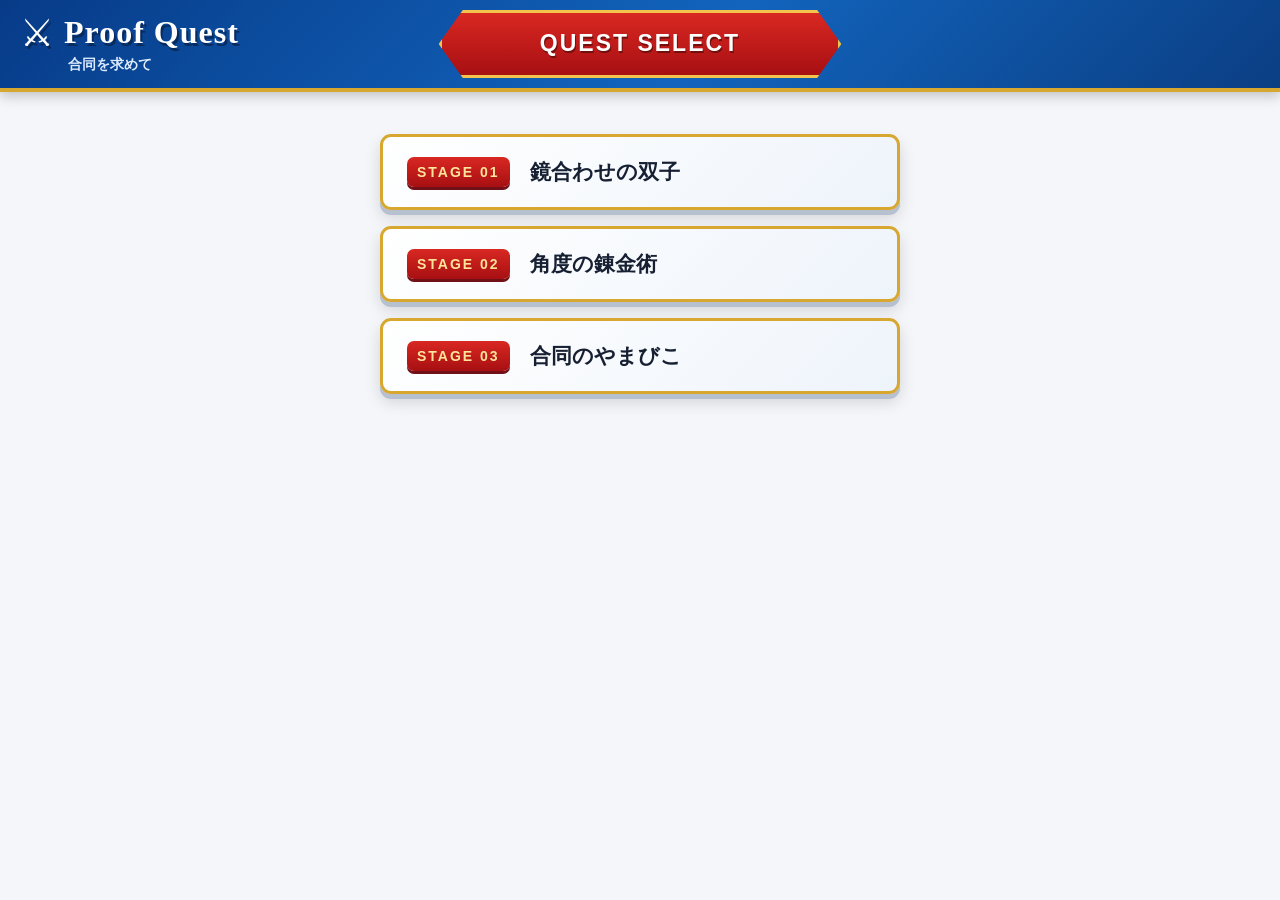
<file: index.html>
<!DOCTYPE html>
<html lang="ja">
<head>
    <meta charset="UTF-8">
    <meta name="viewport" content="width=device-width, initial-scale=1.0">

    <title>Proof Quest</title>

    <link rel="stylesheet" href="style.css">
</head>

<body>

    <!-- =========================================================
         Proof Quest
         Quest Select
    ========================================================== -->

    <main class="stage-select">

        <!-- =====================================================
             ヘッダー
             Stage画面と同じ構造にする
        ====================================================== -->

        <header class="stage-select-header">

    <!-- 左：Proof Quest -->
    <div class="stage-select-logo">

        <div class="stage-select-title">

            <span class="stage-select-icon">⚔</span>

            <h1>Proof Quest</h1>

        </div>

        <p>合同を求めて</p>

    </div>


    <!-- 中央：QUEST SELECT -->
    <div class="stage-select-quest">

        QUEST SELECT

    </div>

</header>


        <!-- =====================================================
             Stage選択
        ====================================================== -->

        <section class="stage-list">

            <!-- Stage 1 -->

            <button
                class="stage-select-item"
                type="button"
                onclick="location.href='game.html?stage=1'"
            >

                <span class="stage-number">
                    STAGE 01
                </span>

                <span class="stage-name">
                    鏡合わせの双子
                </span>

            </button>


            <!-- Stage 2 -->

            <button
                class="stage-select-item"
                type="button"
                onclick="location.href='game.html?stage=2'"
            >

                <span class="stage-number">
                    STAGE 02
                </span>

                <span class="stage-name">
                    角度の錬金術
                </span>

            </button>


            <!-- Stage 3 -->

<button
    class="stage-select-item"
    type="button"
    onclick="location.href='game.html?stage=3&part=1'"
>

    <span class="stage-number">
        STAGE 03
    </span>

    <span class="stage-name">
        合同のやまびこ
    </span>

</button>

        </section>

    </main>

</body>
</html>
</file>
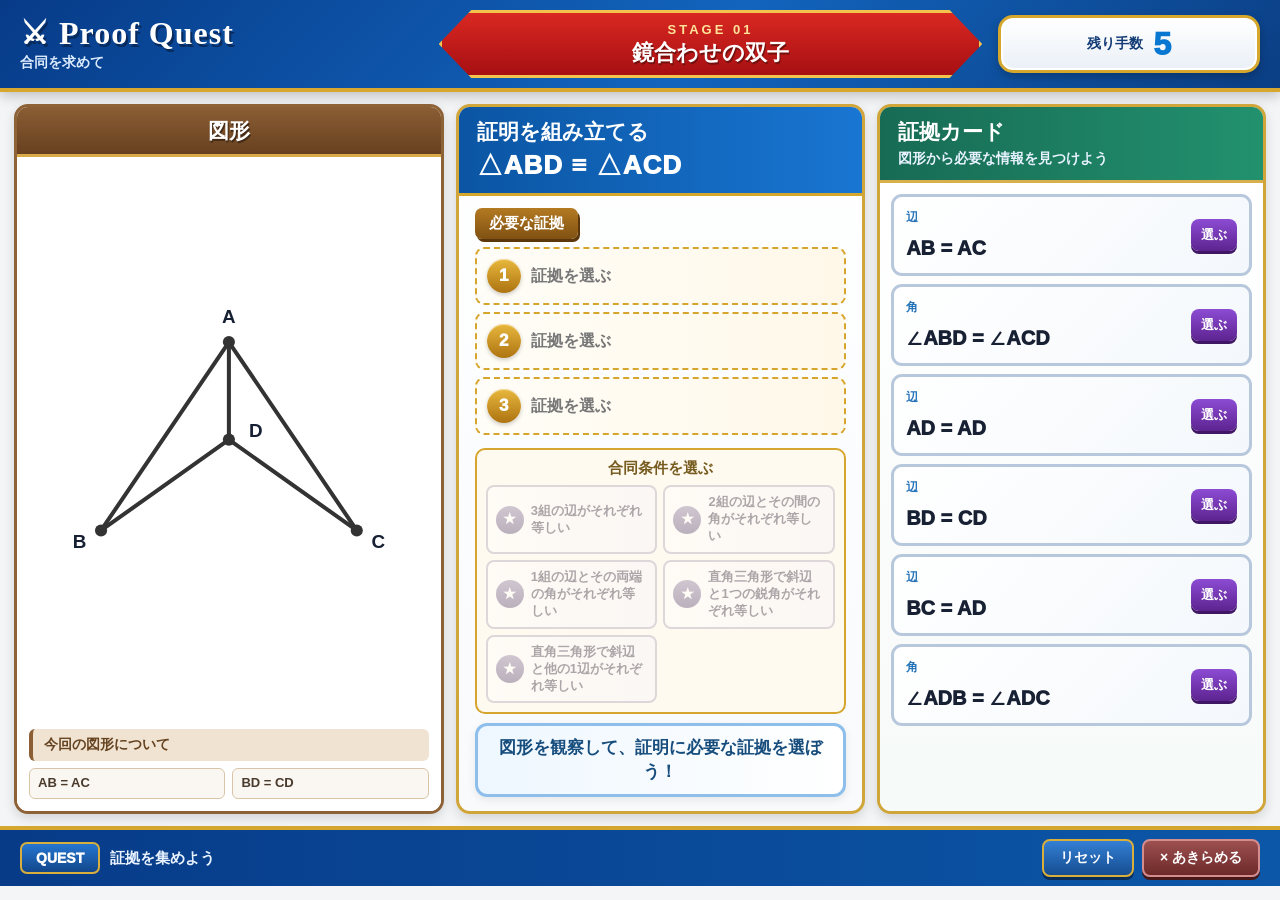
<file: game.html>
<!DOCTYPE html>
<html lang="ja">

<head>
  <meta charset="UTF-8">

  <meta
    name="viewport"
    content="width=device-width, initial-scale=1.0"
  >

  <title>Proof Quest - 合同を求めて</title>

  <link rel="stylesheet" href="style.css">
</head>


<body>

  <!-- ========================================================
       HEADER
  ========================================================= -->

  <header class="game-header">

    <div class="game-title">

      <h1>⚔ Proof Quest</h1>

      <p>合同を求めて</p>

    </div>


    <div class="stage-info">

      <div id="stage-number">
        STAGE 01
      </div>

      <div id="stage-title">
        鏡合わせの双子
      </div>

    </div>


    <div class="turn-info">

      <span class="turn-label">
        残り手数
      </span>

      <span id="remaining-hands">
        5
      </span>

    </div>

  </header>



  <!-- ========================================================
       MAIN GAME
  ========================================================= -->

  <main class="game-main">


    <!-- ======================================================
         LEFT : DIAGRAM
    ======================================================= -->

    <section class="diagram-panel">

      <div class="panel-title diagram-title">
        図形
      </div>


      <!-- SVGを読み込む場所 -->

      <div id="svg-container">

        <div class="svg-loading">
          図形を読み込んでいます……
        </div>

      </div>


      <!-- 図形についての情報 -->

      <div class="figure-facts">

        <div class="sub-panel-title">
          今回の図形について
        </div>


        <div
          id="figure-facts-list"
          class="facts-list"
        >
          <!--
            JavaScriptから生成

            例：

            AB = AC
            BD = CD
            AD は共通の辺
            △ABC は二等辺三角形
          -->
        </div>

      </div>

    </section>



    <!-- ======================================================
         CENTER : PROOF
    ======================================================= -->

    <section class="proof-panel">


      <!-- 証明タイトル -->

      <div class="panel-header">

        <h2>
          証明を組み立てる
        </h2>

        <div
          id="goal"
          class="goal-text"
        >
          △ABD ≡ △ACD
        </div>

      </div>



      <!-- ====================================================
           必要な証拠
      ===================================================== -->

      <div class="congruence-area">

        <div class="section-ribbon">
          必要な証拠
        </div>


        <div
          id="evidence-slots"
          class="evidence-slots"
        >

          <!--
            JavaScriptから生成。

            Stageによって必要な証拠数が変わるため、
            HTMLでは固定しない。
          -->

        </div>

      </div>



      <!-- ====================================================
           合同条件
      ===================================================== -->

      <div class="condition-area">

  <div class="condition-label">
    合同条件を選ぶ
  </div>

  <div
    id="condition-cards"
    class="condition-cards"
  >
    <!-- script.jsから生成 -->
  </div>

</div>



      <!-- ====================================================
           MESSAGE
      ===================================================== -->

      <div
        id="game-message"
        class="game-message"
      >

        <div
          id="message-text"
          class="message-text"
        >
          図形を観察して、
          証明に必要な証拠を選ぼう！
        </div>

      </div>

    </section>



    <!-- ======================================================
         RIGHT : CARDS
    ======================================================= -->

    <section class="cards-panel">


      <div class="panel-header green-header">

        <h2>
          証拠カード
        </h2>

        <p>
          図形から必要な情報を見つけよう
        </p>

      </div>


      <!-- ====================================================
           証拠カード一覧
      ===================================================== -->

      <div
        id="cards"
        class="cards-container"
      >

        <!--
          JavaScriptから生成。

          Stage01なら、

          AB = AC
          BD = CD
          AD = AD

          などが表示される。

          ダミーカードもここに生成される。
        -->

      </div>

    </section>

  </main>



  <!-- ========================================================
       FOOTER
  ========================================================= -->

  <footer class="game-footer">


    <div class="quest-status">

      <span class="status-label">
        QUEST
      </span>


      <span id="quest-status">
        証明を完成させよう
      </span>

    </div>



    <div class="footer-actions">

      <button
        id="reset-button"
        class="reset-button"
        type="button"
      >
        ↻ やり直す
      </button>


      <button
        id="give-up-button"
        class="give-up-button"
        type="button"
      >
        × あきらめる
      </button>

    </div>

  </footer>



  <!-- ========================================================
       GAME OVER / CLEAR OVERLAY
  ========================================================= -->

  <div
    id="overlay"
    class="overlay hidden"
  >

    <div class="overlay-box">


      <h2 id="overlay-title">
        QUEST CLEAR!
      </h2>


      <p id="overlay-text">
        合同の証明が完成した！
      </p>


      <div
        id="clear-result"
        class="clear-result"
      >
      </div>


      <div class="overlay-actions">

        <button
          id="overlay-close"
          type="button"
        >
          もう一度挑戦
        </button>

      </div>

    </div>

  </div>



  <!-- ========================================================
       JAVASCRIPT
  ========================================================= -->

  <script src="script.js"></script>

</body>

</html>
</file>
<file: style.css>
/* ============================================================
   Proof Quest
   Game UI Style
   Version 3
   Viewport Fit Edition
   ============================================================ */


/* ============================================================
   基本設定
============================================================ */

* {
  box-sizing: border-box;
}

html,
body {
  margin: 0;
  padding: 0;

  width: 100%;
  min-height: 100%;

  font-family:
    "Noto Sans JP",
    "Yu Gothic",
    "Hiragino Kaku Gothic ProN",
    Meiryo,
    sans-serif;

  color: #172033;

  background: #f4f5f7;

  font-size: 20px;
}

body {
  overflow-x: hidden;
}


/* ============================================================
   ヘッダー
============================================================ */

.game-header {
  min-height: 92px;

  display: grid;

  grid-template-columns:
    1fr
    1.35fr
    0.65fr;

  align-items: center;

  gap: 16px;

  padding: 10px 20px;

  background:
    linear-gradient(
      135deg,
      #073b88,
      #1264bd 55%,
      #0b3e83
    );

  border-bottom:
    4px solid #d7a72f;

  box-shadow:
    0 4px 12px rgba(0, 0, 0, 0.22);

  color: #fff;
}


/* ============================================================
   ロゴ
============================================================ */

.game-title {
  display: flex;

  flex-direction: column;

  justify-content: center;
}

.game-title h1 {
  margin: 0;

  font-family:
    Georgia,
    "Times New Roman",
    serif;

  font-size: 32px;

  line-height: 1.1;

  font-weight: 900;

  letter-spacing: 1px;

  color: #fff;

  text-shadow:
    2px 3px 0 #082b5d;
}

.game-title p {
  margin: 3px 0 0;

  font-size: 14px;

  font-weight: 700;

  color: #dcecff;
}


/* ============================================================
   Stage情報
============================================================ */

.stage-info {
  min-height: 68px;

  display: flex;

  flex-direction: column;

  justify-content: center;

  align-items: center;

  padding: 8px 28px;

  background:
    linear-gradient(
      to bottom,
      #d92822,
      #a70f12
    );

  border:
    3px solid #f3c34e;

  clip-path:
    polygon(
      6% 0,
      94% 0,
      100% 50%,
      94% 100%,
      6% 100%,
      0 50%
    );

  box-shadow:
    0 4px 0 #711016,
    0 7px 12px rgba(0, 0, 0, 0.25);

  text-align: center;
}

#stage-number {
  font-size: 13px;

  font-weight: 900;

  letter-spacing: 3px;

  color: #ffe49a;
}

#stage-title {
  margin-top: 3px;

  font-size: 22px;

  line-height: 1.2;

  font-weight: 900;

  color: #fff;

  text-shadow:
    1px 2px 0 #72100e;
}


/* ============================================================
   残り手数
============================================================ */

.turn-info {
  min-height: 58px;

  display: flex;

  align-items: center;

  justify-content: center;

  gap: 10px;

  padding: 8px 14px;

  background:
    linear-gradient(
      to bottom,
      #ffffff,
      #eaf0f7
    );

  border:
    3px solid #d5a72c;

  border-radius: 15px;

  color: #123b75;

  box-shadow:
    inset 0 0 0 2px #fff,
    0 4px 8px rgba(0, 0, 0, 0.22);
}

.turn-label {
  font-size: 14px;

  font-weight: 900;

  white-space: nowrap;
}

#remaining-hands,
#turn-count {
  font-size: 32px;

  line-height: 1;

  font-weight: 1000;

  color: #0877d1;
}


/* ============================================================
   メインゲームエリア
============================================================ */

.game-main {
  width:
    calc(100% - 28px);

  margin:
    12px auto;

  display:
    grid;

  grid-template-columns:
    minmax(330px, 1.05fr)
    minmax(360px, 1fr)
    minmax(330px, 0.95fr);

  gap:
    12px;

  /*
    ヘッダー約92px
    フッター約60px
    上下余白を考慮
  */
  height:
    calc(100vh - 190px);

  min-height:
    0;
}


/* ============================================================
   パネル共通
============================================================ */

.diagram-panel,
.proof-panel,
.cards-panel {
  position: relative;

  min-width: 0;

  min-height: 0;

  background: #fff;

  border:
    3px solid #d0a53a;

  border-radius: 14px;

  overflow: hidden;

  box-shadow:
    0 4px 12px rgba(0, 0, 0, 0.14);
}


/* ============================================================
   図形パネル
============================================================ */

.diagram-panel {
  border-color:
    #8d6237;

  display:
    flex;

  flex-direction:
    column;
}


/* ============================================================
   パネルタイトル
============================================================ */

.panel-title,
.panel-header {
  position:
    relative;

  flex-shrink:
    0;
}


/* ============================================================
   図形タイトル
============================================================ */

.panel-title {
  padding:
    11px 18px;

  background:
    linear-gradient(
      to bottom,
      #8b5e34,
      #67401f
    );

  color:
    #fff;

  font-size:
    21px;

  line-height:
    1.2;

  font-weight:
    1000;

  text-align:
    center;

  border-bottom:
    3px solid #d8aa48;

  text-shadow:
    1px 2px 0 #432a16;
}


/* ============================================================
   中央・右パネルヘッダー
============================================================ */

.panel-header {
  padding:
    12px 18px;

  background:
    linear-gradient(
      to right,
      #0b55a3,
      #1976d2
    );

  color:
    #fff;

  border-bottom:
    3px solid #d5a72c;
}

.panel-header h2 {
  margin:
    0;

  font-size:
    21px;

  line-height:
    1.2;

  font-weight:
    1000;
}

.panel-header p {
  margin:
    5px 0 0;

  font-size:
    14px;

  line-height:
    1.35;

  font-weight:
    700;

  color:
    #e8f3ff;
}


/* ============================================================
   右カードパネル
============================================================ */

.green-header {
  background:
    linear-gradient(
      to right,
      #176b54,
      #22916e
    );

  border-bottom-color:
    #d8b04b;
}


/* ============================================================
   図形表示エリア
============================================================ */

#svg-container {
  flex:
    1;

  min-height:
    0;

  height:
    auto;

  display:
    flex;

  align-items:
    center;

  justify-content:
    center;

  padding:
    10px;

  background:
    #fff;

  color:
    #777;

  font-size:
    16px;

  overflow:
    hidden;
}


/*
  SVGそのもの
*/

#svg-container svg {
  display:
    block;

  width:
    100%;

  height:
    100%;

  max-width:
    100%;

  max-height:
    100%;

  object-fit:
    contain;
}


/*
  SVGハイライト

  stage03-1.svg / stage03-2.svg
  の .highlight と共存する。
*/

#svg-container .highlight {
  stroke:
    #00bcd4 !important;

  stroke-width:
    8 !important;

  filter:
    drop-shadow(
      0 0 5px rgba(0, 188, 212, 0.65)
    );
}


/* ============================================================
   図形について
============================================================ */

.figure-facts {
  margin:
    0;

  padding:
    0 12px 12px;

  background:
    #fff;

  flex-shrink:
    0;
}

.sub-panel-title {
  margin-bottom:
    7px;

  padding:
    7px 11px;

  background:
    #f0e3d2;

  border-left:
    4px solid #8b5e34;

  border-radius:
    6px;

  color:
    #654321;

  font-size:
    14px;

  font-weight:
    1000;
}

.facts-list {
  display:
    grid;

  grid-template-columns:
    1fr 1fr;

  gap:
    5px 7px;
}

.figure-fact {
  padding:
    6px 8px;

  background:
    #faf7f2;

  border:
    1px solid #d9c4a8;

  border-radius:
    6px;

  color:
    #493a2b;

  font-size:
    13px;

  font-weight:
    800;

  line-height:
    1.3;
}


/* ============================================================
   証明パネル
============================================================ */

.proof-panel {
  display:
    flex;

  flex-direction:
    column;

  background:
    linear-gradient(
      to bottom,
      #ffffff,
      #f8fafc
    );
}


/* ============================================================
   ゴール
============================================================ */

.goal-text,
#goal {
  margin:
    6px 0 0;

  font-size:
    26px;

  line-height:
    1.2;

  font-weight:
    1000;

  color:
    #fff;

  letter-spacing:
    1px;
}


/* ============================================================
   必要な証拠
============================================================ */

.congruence-area {
  padding:
    12px 16px 7px;

  flex-shrink:
    0;
}

.section-ribbon,
.congruence-label {
  display:
    inline-block;

  padding:
    6px 14px;

  margin-bottom:
    8px;

  background:
    linear-gradient(
      to bottom,
      #b47a22,
      #805112
    );

  border-radius:
    7px;

  color:
    #fff;

  font-size:
    15px;

  font-weight:
    1000;

  box-shadow:
    2px 3px 0 #5b370b;
}


/* ============================================================
   証拠スロット
============================================================ */

.evidence-slots {
  display:
    flex;

  flex-direction:
    column;

  gap:
    7px;
}

.evidence-slot {
  min-height:
    58px;

  display:
    flex;

  align-items:
    center;

  gap:
    10px;

  padding:
    7px 10px;

  background:
    linear-gradient(
      to right,
      #fffdf7,
      #fff8e9
    );

  border:
    2px dashed #d6a52e;

  border-radius:
    9px;

  color:
    #777;

  font-size:
    16px;

  font-weight:
    900;

  transition:
    0.2s ease;
}


/*
  スロット番号
*/

.evidence-slot .slot-number,
.evidence-slot > span:first-child {
  width:
    34px;

  height:
    34px;

  flex-shrink:
    0;

  display:
    flex;

  align-items:
    center;

  justify-content:
    center;

  border-radius:
    50%;

  background:
    linear-gradient(
      to bottom,
      #e8b83d,
      #ad7311
    );

  color:
    #fff;

  font-size:
    17px;

  font-weight:
    1000;

  box-shadow:
    inset 0 1px 0 rgba(255,255,255,0.5),
    0 2px 4px rgba(0,0,0,0.2);
}


/*
  証拠が入った状態
*/

.evidence-slot.filled {
  border-style:
    solid;

  border-color:
    #16a6c7;

  background:
    linear-gradient(
      to right,
      #e9fbff,
      #d9f5fb
    );

  color:
    #075c73;

  box-shadow:
    0 0 0 2px rgba(22,166,199,0.12),
    0 3px 8px rgba(22,166,199,0.15);
}

.evidence-slot.filled .slot-number {
  background:
    linear-gradient(
      to bottom,
      #19b7d5,
      #087d9b
    );
}

.slot-card-name {
  font-size:
    18px;

  font-weight:
    1000;
}


/* ============================================================
   合同条件エリア
============================================================ */

.condition-area {
  margin:
    6px 16px 9px;

  padding:
    9px;

  background:
    #fffaf0;

  border:
    2px solid #d6a52e;

  border-radius:
    10px;

  text-align:
    center;

  flex-shrink:
    0;
}

.condition-label {
  margin-bottom:
    7px;

  text-align:
    center;

  font-size:
    15px;

  font-weight:
    1000;

  color:
    #775c20;
}

.condition-display {
  margin-top:
    4px;

  font-size:
    22px;

  line-height:
    1.3;

  font-weight:
    1000;

  color:
    #bd3025;

  letter-spacing:
    1px;
}


/* ============================================================
   メッセージ
============================================================ */

.game-message,
#game-message {
  margin:
    auto 16px 14px;

  min-height:
    72px;

  display:
    flex;

  align-items:
    center;

  justify-content:
    center;

  padding:
    12px;

  background:
    linear-gradient(
      to right,
      #eef7ff,
      #ffffff
    );

  border:
    3px solid #8ebeea;

  border-radius:
    12px;

  color:
    #174d7d;

  font-size:
    17px;

  line-height:
    1.4;

  font-weight:
    900;

  text-align:
    center;

  box-shadow:
    0 3px 8px rgba(0,0,0,0.08);
}


/*
  キャラクター非表示
*/

.mascot {
  display:
    none !important;
}


/* ============================================================
   カードエリア
============================================================ */

.cards-panel {
  display:
    flex;

  flex-direction:
    column;
}

.cards-container,
#cards {
  flex:
    1;

  min-height:
    0;

  padding:
    11px;

  display:
    flex;

  flex-direction:
    column;

  gap:
    8px;

  overflow-y:
    auto;

  background:
    linear-gradient(
      to bottom,
      #ffffff,
      #f6faf8
    );
}


/* ============================================================
   証拠カード
============================================================ */

.proof-card,
.evidence-card {
  position:
    relative;

  width:
    100%;

  min-height:
    82px;

  display:
    grid;

  grid-template-columns:
    1fr auto;

  grid-template-rows:
    auto
    auto
    auto;

  column-gap:
    10px;

  align-items:
    center;

  padding:
    10px 12px;

  background:
    linear-gradient(
      135deg,
      #ffffff,
      #f4f8fc
    );

  border:
    3px solid #b8c8dc;

  border-radius:
    11px;

  color:
    #182338;

  text-align:
    left;

  cursor:
    pointer;

  transition:
    transform 0.15s ease,
    box-shadow 0.15s ease,
    border-color 0.15s ease,
    background 0.15s ease;
}


/*
  ホバー
*/

.proof-card:hover:not(:disabled),
.evidence-card:hover:not(:disabled) {
  transform:
    translateY(-2px);

  border-color:
    #248be0;

  box-shadow:
    0 5px 11px
    rgba(30, 110, 210, 0.22);

  background:
    #f4faff;
}


/*
  カードタイプ
*/

.card-type {
  grid-column:
    1;

  font-size:
    12px;

  color:
    #2774b9;

  font-weight:
    1000;
}


/*
  カード名
*/

.card-name {
  grid-column:
    1;

  font-size:
    17px;

  line-height:
    1.3;

  font-weight:
    1000;

  color:
    #123e76;
}


/*
  数式
*/

.card-text {
  grid-column:
    1;

  font-size:
    20px;

  line-height:
    1.3;

  font-weight:
    1000;

  color:
    #182033;
}


/*
  「選ぶ」
*/

.proof-card::after,
.evidence-card::after {
  content:
    "選ぶ";

  grid-column:
    2;

  grid-row:
    1 / span 3;

  align-self:
    center;

  padding:
    7px 10px;

  background:
    linear-gradient(
      to bottom,
      #8c4cd4,
      #5d238f
    );

  border-radius:
    8px;

  color:
    white;

  font-size:
    13px;

  font-weight:
    1000;

  white-space:
    nowrap;

  box-shadow:
    0 3px 0 #3f1764;
}


/* ============================================================
   選択済み
============================================================ */

.proof-card.selected,
.evidence-card.selected {
  border-color:
    #12a8d4;

  background:
    linear-gradient(
      135deg,
      #e8fbff,
      #d5f4fb
    );

  box-shadow:
    0 0 0 3px
    rgba(18,168,212,0.18),
    0 5px 15px
    rgba(18,168,212,0.2);
}

.proof-card.selected::after,
.evidence-card.selected::after {
  content:
    "✓ 選択済み";

  background:
    linear-gradient(
      to bottom,
      #42a95b,
      #197334
    );

  box-shadow:
    0 3px 0 #115325;
}


/* ============================================================
   正解カード
============================================================ */

.proof-card.correct,
.evidence-card.correct {
  border-color:
    #19a8d4;

  box-shadow:
    0 0 0 3px
    rgba(25,168,212,0.22),
    0 0 18px
    rgba(25,168,212,0.28);
}


/* ============================================================
   ダミーカード
============================================================ */

.dummy-card {
  border-color:
    #c9c0d6;
}


/* ============================================================
   間違いカード
============================================================ */

.proof-card.wrong,
.evidence-card.wrong {
  border-color:
    #d36b62;

  background:
    #fff2f0;

  opacity:
    0.7;
}


/* ============================================================
   無効カード
============================================================ */

.proof-card:disabled,
.evidence-card:disabled {
  cursor:
    default;
}


/* ============================================================
   合同条件カードエリア
============================================================ */

.condition-card-area {
  margin:
    5px 11px 11px;

  padding:
    10px;

  background:
    linear-gradient(
      to bottom,
      #f4f0ff,
      #ebe5fa
    );

  border:
    3px solid #8564b4;

  border-radius:
    11px;

  box-shadow:
    inset
    0 0 0 2px
    rgba(255,255,255,0.7);

  flex-shrink:
    0;
}


/*
  タイトル
*/

.condition-card-title {
  padding-bottom:
    4px;

  color:
    #4d3276;

  font-size:
    16px;

  font-weight:
    1000;

  text-align:
    center;
}


/*
  説明
*/

.condition-card-description {
  margin-bottom:
    7px;

  color:
    #685b78;

  font-size:
    12px;

  font-weight:
    700;

  text-align:
    center;
}


/*
  条件カード一覧
*/

.condition-cards {
  display:
    grid;

  grid-template-columns:
    repeat(2, 1fr);

  gap:
    6px;
}


/*
  条件カード
*/

.condition-card {
  width:
    100%;

  min-height:
    48px;

  display:
    flex;

  align-items:
    center;

  gap:
    7px;

  padding:
    7px 8px;

  background:
    linear-gradient(
      to right,
      #ffffff,
      #f7f2ff
    );

  border:
    2px solid #b6a4d1;

  border-radius:
    8px;

  color:
    #43315c;

  font-size:
    13px;

  line-height:
    1.3;

  font-weight:
    900;

  text-align:
    left;

  cursor:
    pointer;

  transition:
    0.15s ease;
}


/*
  ロック状態
*/

.condition-card:disabled {
  cursor:
    not-allowed;

  opacity:
    0.42;

  filter:
    grayscale(0.5);
}


/*
  解放された状態
*/

.condition-card.unlocked {
  opacity:
    1;

  filter:
    none;

  border-color:
    #8868b4;

  box-shadow:
    0 2px 6px
    rgba(75,50,110,0.12);
}

.condition-card.unlocked:hover {
  transform:
    translateY(-2px);

  border-color:
    #5f3d8b;

  box-shadow:
    0 5px 10px
    rgba(75,50,110,0.2);
}


/*
  条件カードアイコン
*/

.condition-card-icon {
  width:
    28px;

  height:
    28px;

  flex-shrink:
    0;

  display:
    flex;

  align-items:
    center;

  justify-content:
    center;

  border-radius:
    50%;

  background:
    linear-gradient(
      to bottom,
      #9b7ac7,
      #67479a
    );

  color:
    #fff;

  font-size:
    13px;

  font-weight:
    1000;
}


/*
  条件カード文字
*/

.condition-card-text {
  flex:
    1;
}


/*
  正解
*/

.condition-card.correct {
  border-color:
    #18a878;

  background:
    linear-gradient(
      to right,
      #e7fff5,
      #d6f8ea
    );

  color:
    #096b4a;

  box-shadow:
    0 0 0 3px
    rgba(24,168,120,0.18);
}


/*
  選択
*/

.condition-card.selected {
  border-color:
    #18a878;
}


/*
  間違い
*/

.condition-card.wrong {
  border-color:
    #d36b62;

  background:
    #fff2f0;
}


/* ============================================================
   フッター
============================================================ */

.game-footer {
  min-height:
    60px;

  display:
    flex;

  align-items:
    center;

  justify-content:
    space-between;

  gap:
    16px;

  padding:
    7px 20px;

  background:
    linear-gradient(
      to right,
      #073b88,
      #0c57a8
    );

  border-top:
    4px solid #d6a72f;

  color:
    white;
}


/* ============================================================
   QUEST
============================================================ */

.quest-status {
  display:
    flex;

  align-items:
    center;

  gap:
    10px;
}

.status-label {
  padding:
    6px 14px;

  background:
    linear-gradient(
      to bottom,
      #2576d1,
      #12478b
    );

  border:
    2px solid #d8ae3d;

  border-radius:
    7px;

  font-size:
    14px;

  font-weight:
    1000;
}

#quest-status {
  font-size:
    15px;

  font-weight:
    900;

  color:
    #e9f3ff;
}


/* ============================================================
   フッターボタン
============================================================ */

.footer-actions {
  display:
    flex;

  align-items:
    center;

  gap:
    8px;
}


/* ============================================================
   リセット
============================================================ */

.reset-button,
.give-up-button {
  padding:
    8px 16px;

  border:
    2px solid #d9ae3a;

  border-radius:
    8px;

  color:
    #fff;

  font-size:
    14px;

  font-weight:
    900;

  cursor:
    pointer;

  transition:
    transform 0.15s ease,
    box-shadow 0.15s ease;
}

.reset-button {
  background:
    linear-gradient(
      to bottom,
      #347fd4,
      #154d91
    );

  box-shadow:
    0 3px 0 #0a2c59;
}

.give-up-button {
  background:
    linear-gradient(
      to bottom,
      #9d5050,
      #6d2929
    );

  border-color:
    #d58c8c;

  box-shadow:
    0 3px 0 #461818;
}

.reset-button:hover,
.give-up-button:hover {
  transform:
    translateY(-2px);
}

.reset-button:active,
.give-up-button:active {
  transform:
    translateY(2px);
}


/* ============================================================
   残り手数警告
============================================================ */

#remaining-hands.danger,
#turn-count.danger {
  color:
    #d52b25;

  animation:
    danger-pulse
    0.8s
    infinite
    alternate;
}

@keyframes danger-pulse {

  from {
    transform:
      scale(1);
  }

  to {
    transform:
      scale(1.12);
  }

}


/* ============================================================
   CLEAR
============================================================ */

body.stage-clear {
  animation:
    clear-flash
    0.7s
    ease;
}

@keyframes clear-flash {

  0% {
    background:
      #ffffff;
  }

  50% {
    background:
      #fff1a8;
  }

  100% {
    background:
      #f4f5f7;
  }

}


/* ============================================================
   GAME OVER
============================================================ */

body.game-over .turn-info {
  border-color:
    #c52d28;
}

body.game-over #remaining-hands,
body.game-over #turn-count {
  color:
    #d52b25;
}


/* ============================================================
   オーバーレイ
============================================================ */

.overlay {
  position:
    fixed;

  inset:
    0;

  display:
    flex;

  align-items:
    center;

  justify-content:
    center;

  background:
    rgba(4, 18, 42, 0.76);

  z-index:
    1000;
}

.overlay.hidden {
  display:
    none;
}

.overlay-box {
  width:
    min(560px, 90vw);

  padding:
    36px;

  background:
    linear-gradient(
      to bottom,
      #ffffff,
      #f5f8fc
    );

  border:
    5px solid #d4a52c;

  border-radius:
    18px;

  text-align:
    center;

  box-shadow:
    0 15px 45px
    rgba(0,0,0,0.4);
}

.overlay-box h2 {
  margin:
    0 0 12px;

  font-size:
    42px;

  font-weight:
    1000;
}

.overlay-box p {
  margin:
    0;

  font-size:
    19px;

  line-height:
    1.6;

  font-weight:
    800;

  color:
    #444;
}

.overlay-box button {
  margin-top:
    20px;

  padding:
    12px 26px;

  border:
    0;

  border-radius:
    9px;

  background:
    linear-gradient(
      to bottom,
      #287dd4,
      #124b91
    );

  color:
    #fff;

  font-size:
    18px;

  font-weight:
    900;

  cursor:
    pointer;
}


/* ============================================================
   SVGロードエラー
============================================================ */

.svg-loading,
.svg-error {
  padding:
    20px;

  color:
    #777;

  font-size:
    16px;

  font-weight:
    700;

  text-align:
    center;
}


/* ============================================================
   スクロールバー
============================================================ */

.cards-container::-webkit-scrollbar,
#cards::-webkit-scrollbar {
  width:
    8px;
}

.cards-container::-webkit-scrollbar-track,
#cards::-webkit-scrollbar-track {
  background:
    #edf1f6;

  border-radius:
    10px;
}

.cards-container::-webkit-scrollbar-thumb,
#cards::-webkit-scrollbar-thumb {
  background:
    #8aa6c4;

  border-radius:
    10px;
}

.cards-container::-webkit-scrollbar-thumb:hover,
#cards::-webkit-scrollbar-thumb:hover {
  background:
    #537da7;
}


/* ============================================================
   タブレット・小型PC
============================================================ */

@media (max-width: 1100px) {

  body {
    font-size:
      18px;
  }

  .game-header {
    min-height:
      88px;

    padding:
      9px 16px;
  }

  .game-main {
    grid-template-columns:
      1fr
      1fr;

    height:
      auto;

    min-height:
      auto;
  }

  .diagram-panel,
  .proof-panel {
    min-height:
      600px;
  }

  .cards-panel {
    min-height:
      560px;

    grid-column:
      1 / -1;
  }

  #svg-container {
    min-height:
      480px;
  }

}


/* ============================================================
   タブレット縦
============================================================ */

@media (max-width: 900px) {

  .game-header {
    grid-template-columns:
      1fr
      1fr;

    gap:
      10px;
  }

  .game-title {
    grid-column:
      1 / -1;

    align-items:
      center;

    text-align:
      center;
  }

  .stage-info {
    grid-column:
      1;
  }

  .turn-info {
    grid-column:
      2;
  }

  .game-main {
    grid-template-columns:
      1fr;
  }

  .diagram-panel,
  .proof-panel,
  .cards-panel {
    grid-column:
      auto;

    min-height:
      540px;
  }

  .cards-panel {
    min-height:
      520px;
  }

  #svg-container {
    height:
      480px;

    min-height:
      480px;
  }

}


/* ============================================================
   スマートフォン
============================================================ */

@media (max-width: 800px) {

  body {
    font-size:
      16px;
  }

  .game-header {
    display:
      flex;

    flex-direction:
      column;

    gap:
      8px;

    padding:
      12px;
  }

  .game-title {
    align-items:
      center;

    text-align:
      center;
  }

  .game-title h1 {
    font-size:
      28px;
  }

  .game-title p {
    font-size:
      13px;
  }

  .stage-info {
    width:
      100%;

    min-height:
      62px;
  }

  .turn-info {
    width:
      100%;

    min-height:
      54px;
  }

  .game-main {
    width:
      calc(100% - 16px);

    margin:
      8px auto;

    grid-template-columns:
      1fr;

    gap:
      10px;

    height:
      auto;
  }

  .diagram-panel,
  .proof-panel,
  .cards-panel {
    min-height:
      500px;
  }

  #svg-container {
    height:
      420px;

    min-height:
      420px;
  }

  .facts-list {
    grid-template-columns:
      1fr;
  }

  .condition-cards {
    grid-template-columns:
      1fr;
  }

  .game-footer {
    flex-direction:
      column;

    align-items:
      stretch;

    min-height:
      auto;

    padding:
      10px;
  }

  .quest-status {
    justify-content:
      center;
  }

  .footer-actions {
    flex-direction:
      column;
  }

  .reset-button,
  .give-up-button {
    width:
      100%;
  }

  .goal-text,
  #goal {
    font-size:
      24px;
  }

  .card-text {
    font-size:
      20px;
  }

}


/* ============================================================
   Stage Select
   Stage画面と統一したヘッダー
============================================================ */


/* ------------------------------------------------------------
   Stage Select 全体
------------------------------------------------------------ */

.stage-select {
  min-height:
    100vh;

  background:
    #f4f6fa;
}


/* ------------------------------------------------------------
   ヘッダー
------------------------------------------------------------ */

.stage-select-header {
  min-height:
    92px;

  display:
    grid;

  grid-template-columns:
    1fr
    1fr
    1fr;

  align-items:
    center;

  gap:
    16px;

  padding:
    10px 20px;

  background:
    linear-gradient(
      135deg,
      #073b88,
      #1264bd 55%,
      #0b3e83
    );

  border-bottom:
    4px solid #d7a72f;

  box-shadow:
    0 4px 12px rgba(0, 0, 0, 0.22);

  color:
    #fff;
}


/* ------------------------------------------------------------
   左：Proof Quest ロゴ全体
------------------------------------------------------------ */

.stage-select-logo {
  display:
    flex;

  flex-direction:
    column;

  justify-content:
    center;
}


/* ------------------------------------------------------------
   剣＋Proof Quest
------------------------------------------------------------ */

.stage-select-title {
  display:
    flex;

  align-items:
    center;

  gap:
    10px;
}


/* ------------------------------------------------------------
   剣アイコン
------------------------------------------------------------ */

.stage-select-icon {
  display:
    inline-flex;

  align-items:
    center;

  justify-content:
    center;

  flex-shrink:
    0;

  font-size:
    38px;

  line-height:
    1;

  color:
    #fff;

  text-shadow:
    2px 3px 0 #082b5d;
}


/* ------------------------------------------------------------
   Proof Quest
------------------------------------------------------------ */

.stage-select-title h1 {
  margin:
    0;

  font-family:
    Georgia,
    "Times New Roman",
    serif;

  font-size:
    32px;

  line-height:
    1.1;

  font-weight:
    900;

  letter-spacing:
    1px;

  color:
    #fff;

  text-shadow:
    2px 3px 0 #082b5d;
}


/* ------------------------------------------------------------
   合同を求めて
------------------------------------------------------------ */

.stage-select-logo p {
  margin:
    4px 0 0 48px;

  font-size:
    14px;

  font-weight:
    700;

  color:
    #dcecff;
}


/* ------------------------------------------------------------
   中央：QUEST SELECT
------------------------------------------------------------ */

.stage-select-quest {
  grid-column:
    2;

  min-height:
    68px;

  display:
    flex;

  align-items:
    center;

  justify-content:
    center;

  padding:
    8px 28px;

  background:
    linear-gradient(
      to bottom,
      #d92822,
      #a70f12
    );

  border:
    3px solid #f3c34e;

  clip-path:
    polygon(
      6% 0,
      94% 0,
      100% 50%,
      94% 100%,
      6% 100%,
      0 50%
    );

  box-shadow:
    0 4px 0 #711016,
    0 7px 12px rgba(0, 0, 0, 0.25);

  text-align:
    center;

  font-size:
    23px;

  line-height:
    1.2;

  font-weight:
    900;

  letter-spacing:
    2px;

  color:
    #fff;

  text-shadow:
    1px 2px 0 #72100e;
}


/* ------------------------------------------------------------
   旧QUEST SELECT見出しは非表示
------------------------------------------------------------ */

.stage-list h2 {
  display:
    none;
}


/* ------------------------------------------------------------
   Stage一覧エリア
------------------------------------------------------------ */

.stage-list {
  width:
    min(620px, 90%);

  margin:
    0 auto;

  padding:
    42px 0 60px;

  display:
    flex;

  flex-direction:
    column;

  align-items:
    center;
}


/* ------------------------------------------------------------
   Stageボタン
------------------------------------------------------------ */

.stage-select-item {
  width:
    100%;

  max-width:
    520px;

  min-height:
    76px;

  margin:
    0 0 16px;

  padding:
    14px 24px;

  display:
    flex;

  align-items:
    center;

  gap:
    20px;

  border:
    3px solid #d7a72f;

  border-radius:
    11px;

  background:
    linear-gradient(
      135deg,
      #ffffff,
      #eef4fb
    );

  box-shadow:
    0 5px 0 #b6c0cf,
    0 8px 16px rgba(0, 0, 0, 0.14);

  cursor:
    pointer;

  text-align:
    left;

  transition:
    transform 0.15s ease,
    box-shadow 0.15s ease,
    background 0.15s ease;
}


/* ------------------------------------------------------------
   ホバー
------------------------------------------------------------ */

.stage-select-item:hover {
  transform:
    translateY(-3px);

  background:
    linear-gradient(
      135deg,
      #ffffff,
      #e3f0ff
    );

  box-shadow:
    0 7px 0 #aab5c5,
    0 12px 20px rgba(0, 0, 0, 0.18);
}


/* ------------------------------------------------------------
   クリック時
------------------------------------------------------------ */

.stage-select-item:active {
  transform:
    translateY(2px);

  box-shadow:
    0 2px 0 #aab5c5,
    0 4px 8px rgba(0, 0, 0, 0.14);
}


/* ------------------------------------------------------------
   Stage番号
------------------------------------------------------------ */

.stage-select-item .stage-number {
  flex-shrink:
    0;

  min-width:
    100px;

  padding:
    7px 10px;

  border-radius:
    7px;

  background:
    linear-gradient(
      to bottom,
      #d92822,
      #a70f12
    );

  color:
    #ffe49a;

  font-size:
    14px;

  font-weight:
    900;

  letter-spacing:
    2px;

  text-align:
    center;

  box-shadow:
    0 3px 0 #711016;
}


/* ------------------------------------------------------------
   Stageタイトル
------------------------------------------------------------ */

.stage-select-item .stage-name {
  color:
    #172033;

  font-size:
    21px;

  font-weight:
    900;

  line-height:
    1.3;
}


/* ------------------------------------------------------------
   Stage Select スマートフォン
------------------------------------------------------------ */

@media (max-width: 700px) {

  .stage-select-header {
    grid-template-columns:
      1fr;

    min-height:
      auto;

    padding:
      18px;

    gap:
      14px;
  }

  .stage-select-title {
    gap:
      8px;
  }

  .stage-select-icon {
    font-size:
      32px;
  }

  .stage-select-title h1 {
    font-size:
      28px;
  }

  .stage-select-logo p {
    margin-left:
      40px;

    font-size:
      14px;
  }

  .stage-select-quest {
    min-height:
      62px;

    font-size:
      21px;
  }

  .stage-list {
    width:
      90%;

    padding-top:
      30px;
  }

  .stage-select-item {
    min-height:
      70px;

    padding:
      12px 14px;

    gap:
      12px;
  }

  .stage-select-item .stage-number {
    min-width:
      82px;

    font-size:
      11px;
  }

  .stage-select-item .stage-name {
    font-size:
      17px;
  }

}
</file>
